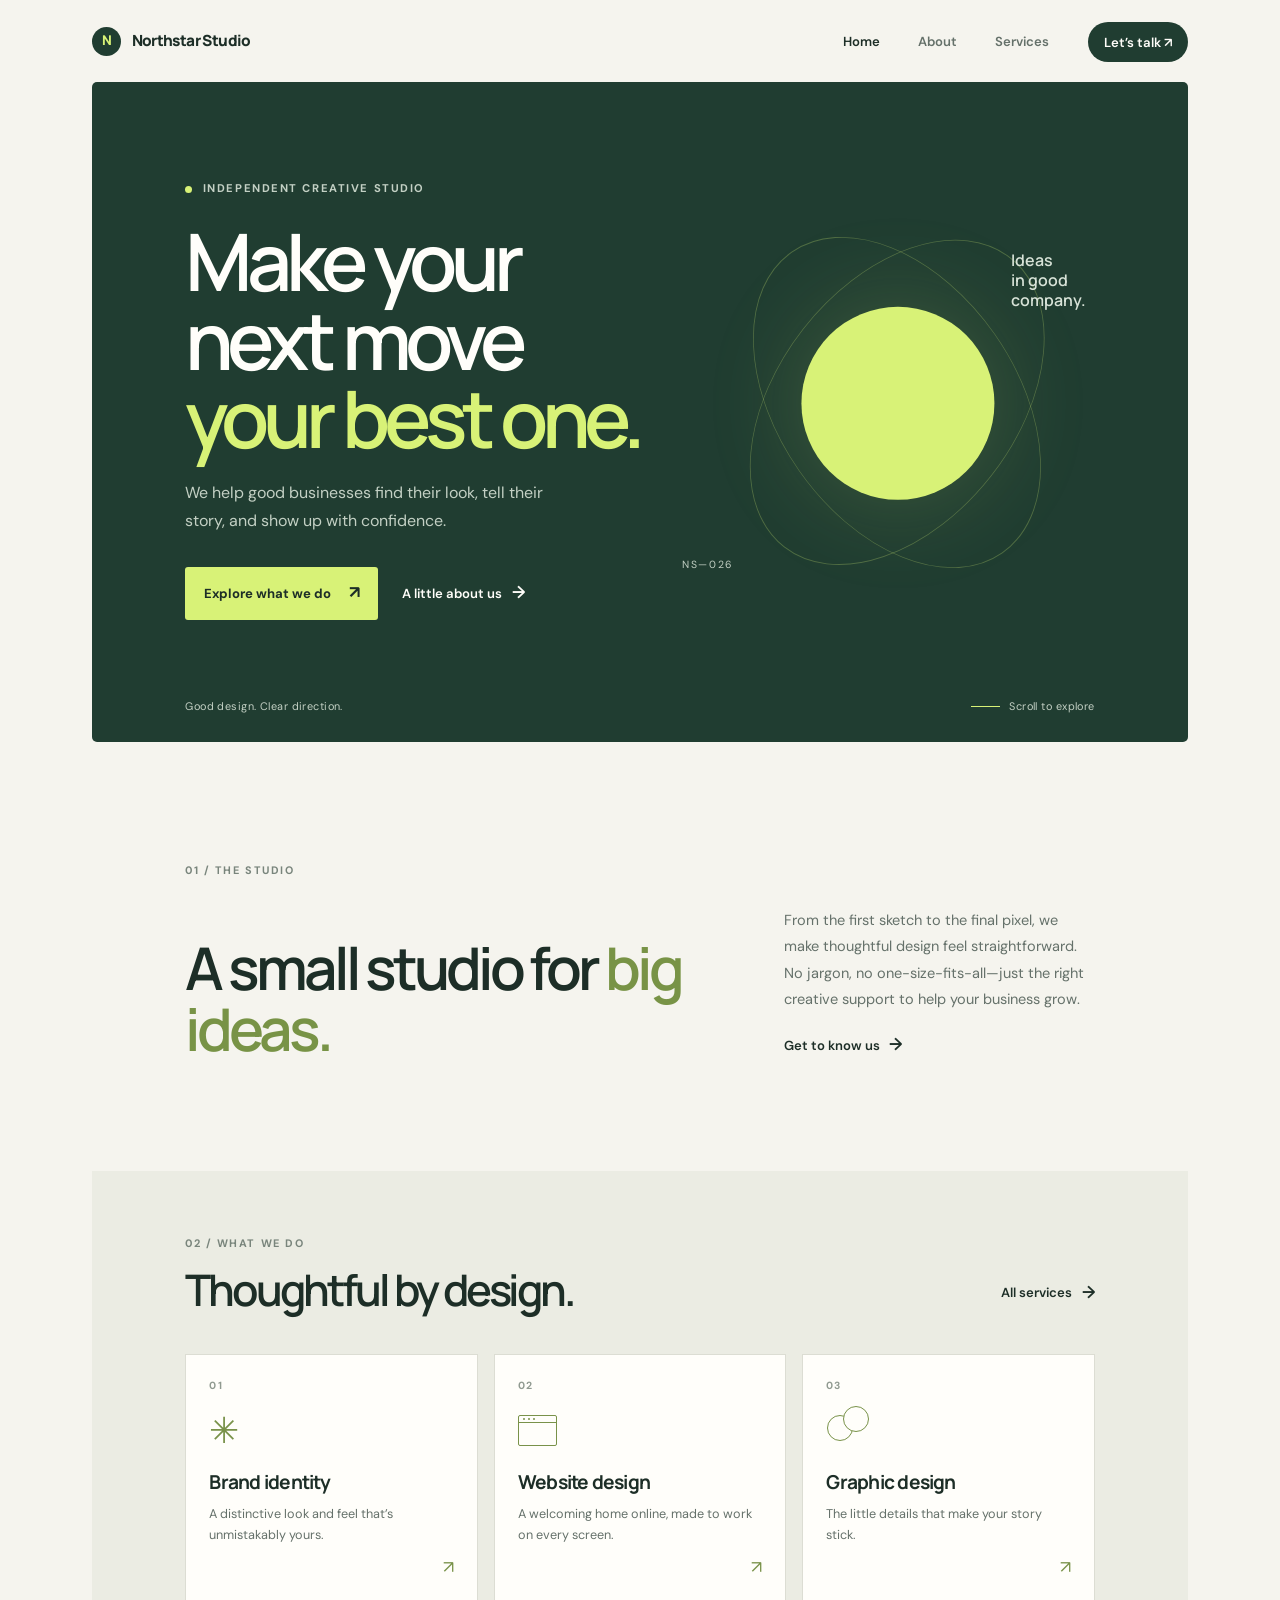
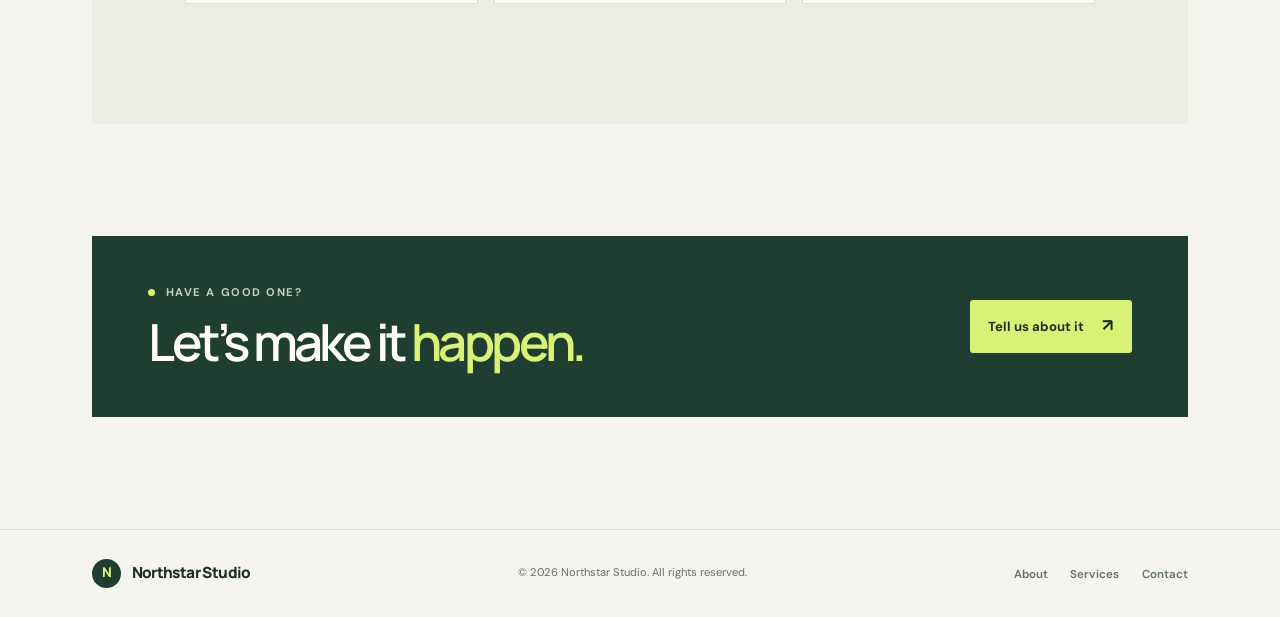
<file: index.html>
<!DOCTYPE html>
<html lang="en">
<head>
  <meta charset="utf-8">
  <meta name="viewport" content="width=device-width, initial-scale=1">
  <meta name="description" content="Northstar Studio creates thoughtful brand identities, websites, and design for ambitious small businesses.">
  <title>Northstar Studio | Design that moves you forward</title>
  <link rel="stylesheet" href="styles.css">
</head>
<body>
  <header class="site-header">
    <a class="site-name" href="index.html"><span class="brand-mark" aria-hidden="true">N</span>Northstar Studio</a>
    <nav aria-label="Main navigation">
      <ul class="navigation">
        <li><a href="index.html" aria-current="page">Home</a></li>
        <li><a href="about.html">About</a></li>
        <li><a href="services.html">Services</a></li>
        <li><a class="nav-cta" href="contact.html">Let’s talk <span aria-hidden="true">↗</span></a></li>
      </ul>
    </nav>
  </header>

  <main class="home-main">
    <section class="hero" aria-labelledby="hero-title">
      <div class="hero-copy">
        <p class="eyebrow"><span class="eyebrow-dot" aria-hidden="true"></span> Independent creative studio</p>
        <h1 id="hero-title">Make your next move <span>your best one.</span></h1>
        <p class="hero-description">We help good businesses find their look, tell their story, and show up with confidence.</p>
        <div class="hero-actions">
          <a class="button button-lime" href="services.html">Explore what we do <span aria-hidden="true">↗</span></a>
          <a class="text-link" href="about.html">A little about us <span aria-hidden="true">→</span></a>
        </div>
      </div>
      <div class="hero-art" aria-hidden="true">
        <div class="art-orbit orbit-one"></div>
        <div class="art-orbit orbit-two"></div>
        <div class="art-sun"></div>
        <div class="art-label">Ideas<br>in good<br>company.</div>
        <div class="art-index">NS—026</div>
      </div>
      <div class="hero-bottom">
        <span>Good design. Clear direction.</span>
        <span class="scroll-note"><span class="scroll-line"></span> Scroll to explore</span>
      </div>
    </section>

    <section class="intro-section" aria-labelledby="intro-title">
      <div class="section-kicker">01 / The studio</div>
      <div class="intro-content">
        <h2 id="intro-title">A small studio for <span>big ideas.</span></h2>
        <div class="intro-aside">
          <p>From the first sketch to the final pixel, we make thoughtful design feel straightforward. No jargon, no one-size-fits-all—just the right creative support to help your business grow.</p>
          <a class="text-link dark-link" href="about.html">Get to know us <span aria-hidden="true">→</span></a>
        </div>
      </div>
    </section>

    <section class="services-section" aria-labelledby="services-title">
      <div class="services-heading">
        <div>
          <div class="section-kicker">02 / What we do</div>
          <h2 id="services-title">Thoughtful by design.</h2>
        </div>
        <a class="text-link dark-link" href="services.html">All services <span aria-hidden="true">→</span></a>
      </div>
      <div class="service-grid">
        <a class="service-card" href="services.html">
          <span class="card-number">01</span>
          <span class="card-icon icon-spark" aria-hidden="true">✳</span>
          <span class="card-title">Brand identity</span>
          <span class="card-description">A distinctive look and feel that’s unmistakably yours.</span>
          <span class="card-arrow" aria-hidden="true">↗</span>
        </a>
        <a class="service-card" href="services.html">
          <span class="card-number">02</span>
          <span class="card-icon icon-window" aria-hidden="true"><span></span></span>
          <span class="card-title">Website design</span>
          <span class="card-description">A welcoming home online, made to work on every screen.</span>
          <span class="card-arrow" aria-hidden="true">↗</span>
        </a>
        <a class="service-card" href="services.html">
          <span class="card-number">03</span>
          <span class="card-icon icon-shapes" aria-hidden="true"><span></span><i></i></span>
          <span class="card-title">Graphic design</span>
          <span class="card-description">The little details that make your story stick.</span>
          <span class="card-arrow" aria-hidden="true">↗</span>
        </a>
      </div>
    </section>

    <section class="contact-banner" aria-labelledby="contact-title">
      <div>
        <p class="eyebrow"><span class="eyebrow-dot" aria-hidden="true"></span> Have a good one?</p>
        <h2 id="contact-title">Let’s make it <span>happen.</span></h2>
      </div>
      <a class="button button-lime" href="contact.html">Tell us about it <span aria-hidden="true">↗</span></a>
    </section>
  </main>

  <footer class="site-footer">
    <a class="site-name footer-brand" href="index.html"><span class="brand-mark" aria-hidden="true">N</span>Northstar Studio</a>
    <p>&copy; 2026 Northstar Studio. All rights reserved.</p>
    <nav aria-label="Footer navigation">
      <ul class="navigation">
        <li><a href="about.html">About</a></li>
        <li><a href="services.html">Services</a></li>
        <li><a href="contact.html">Contact</a></li>
      </ul>
    </nav>
  </footer>
</body>
</html>
</file>
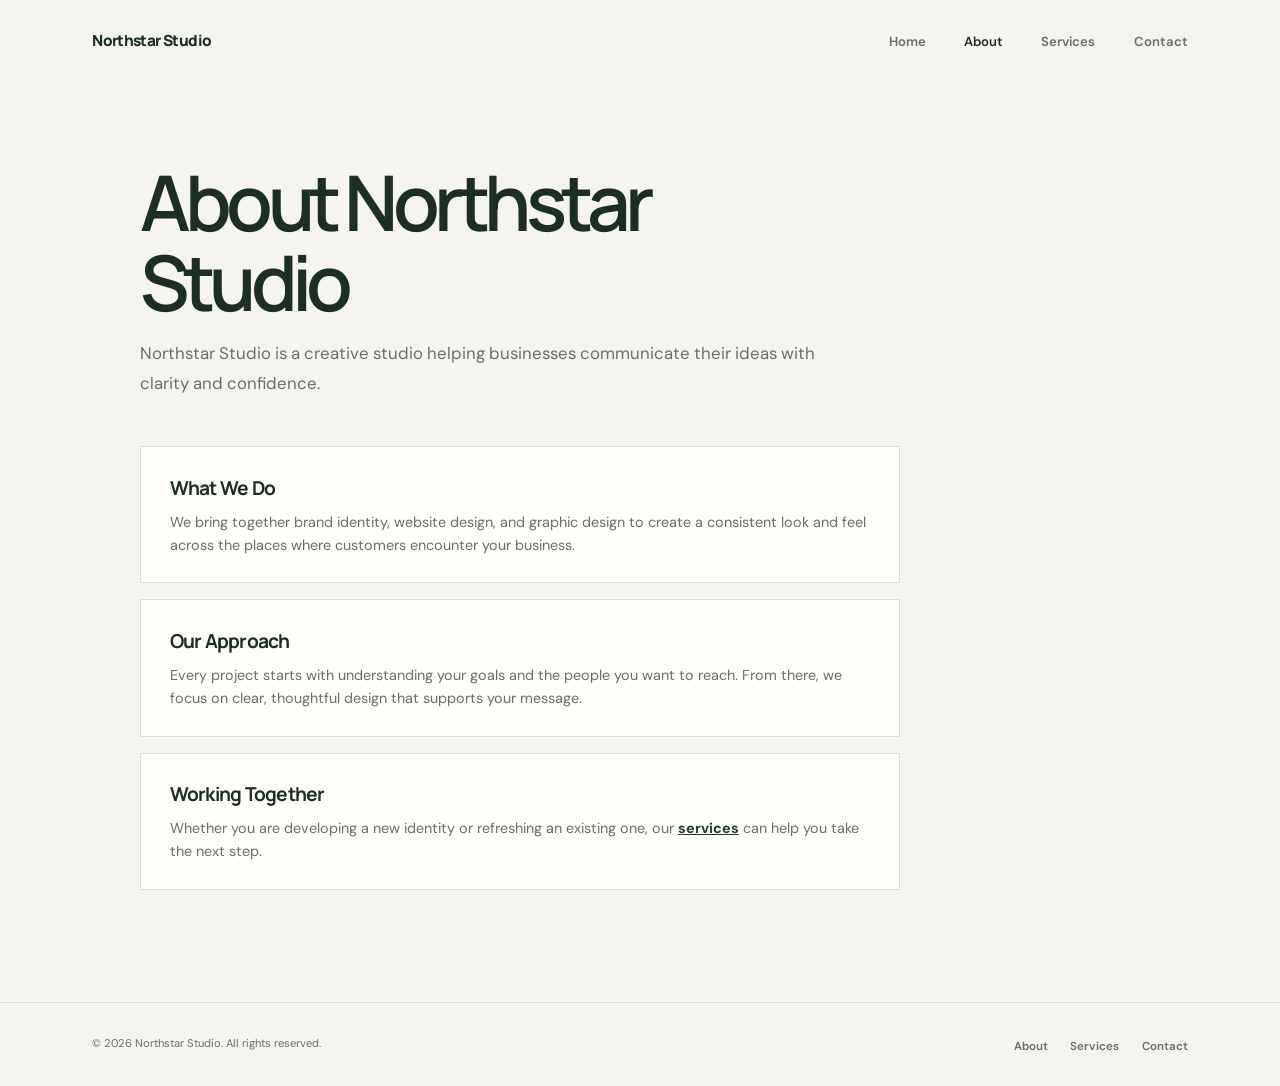
<file: about.html>
<!DOCTYPE html>
<html lang="en">
<head>
  <meta charset="utf-8">
  <meta name="viewport" content="width=device-width, initial-scale=1">
  <title>About | Northstar Studio</title>
  <link rel="stylesheet" href="styles.css">
</head>
<body>
  <header class="site-header">
    <a class="site-name" href="index.html">Northstar Studio</a>
    <nav aria-label="Main navigation">
      <ul class="navigation">
        <li><a href="index.html">Home</a></li>
        <li><a href="about.html" aria-current="page">About</a></li>
        <li><a href="services.html">Services</a></li>
        <li><a href="contact.html">Contact</a></li>
      </ul>
    </nav>
  </header>

  <main>
    <h1>About Northstar Studio</h1>
    <p>Northstar Studio is a creative studio helping businesses communicate their ideas with clarity and confidence.</p>

    <section>
      <h2>What We Do</h2>
      <p>We bring together brand identity, website design, and graphic design to create a consistent look and feel across the places where customers encounter your business.</p>
    </section>

    <section>
      <h2>Our Approach</h2>
      <p>Every project starts with understanding your goals and the people you want to reach. From there, we focus on clear, thoughtful design that supports your message.</p>
    </section>

    <section>
      <h2>Working Together</h2>
      <p>Whether you are developing a new identity or refreshing an existing one, our <a href="services.html">services</a> can help you take the next step.</p>
    </section>
  </main>

  <footer class="site-footer">
    <p>&copy; 2026 Northstar Studio. All rights reserved.</p>
    <nav aria-label="Footer navigation">
      <ul class="navigation">
        <li><a href="about.html">About</a></li>
        <li><a href="services.html">Services</a></li>
        <li><a href="contact.html">Contact</a></li>
      </ul>
    </nav>
  </footer>
</body>
</html>
</file>
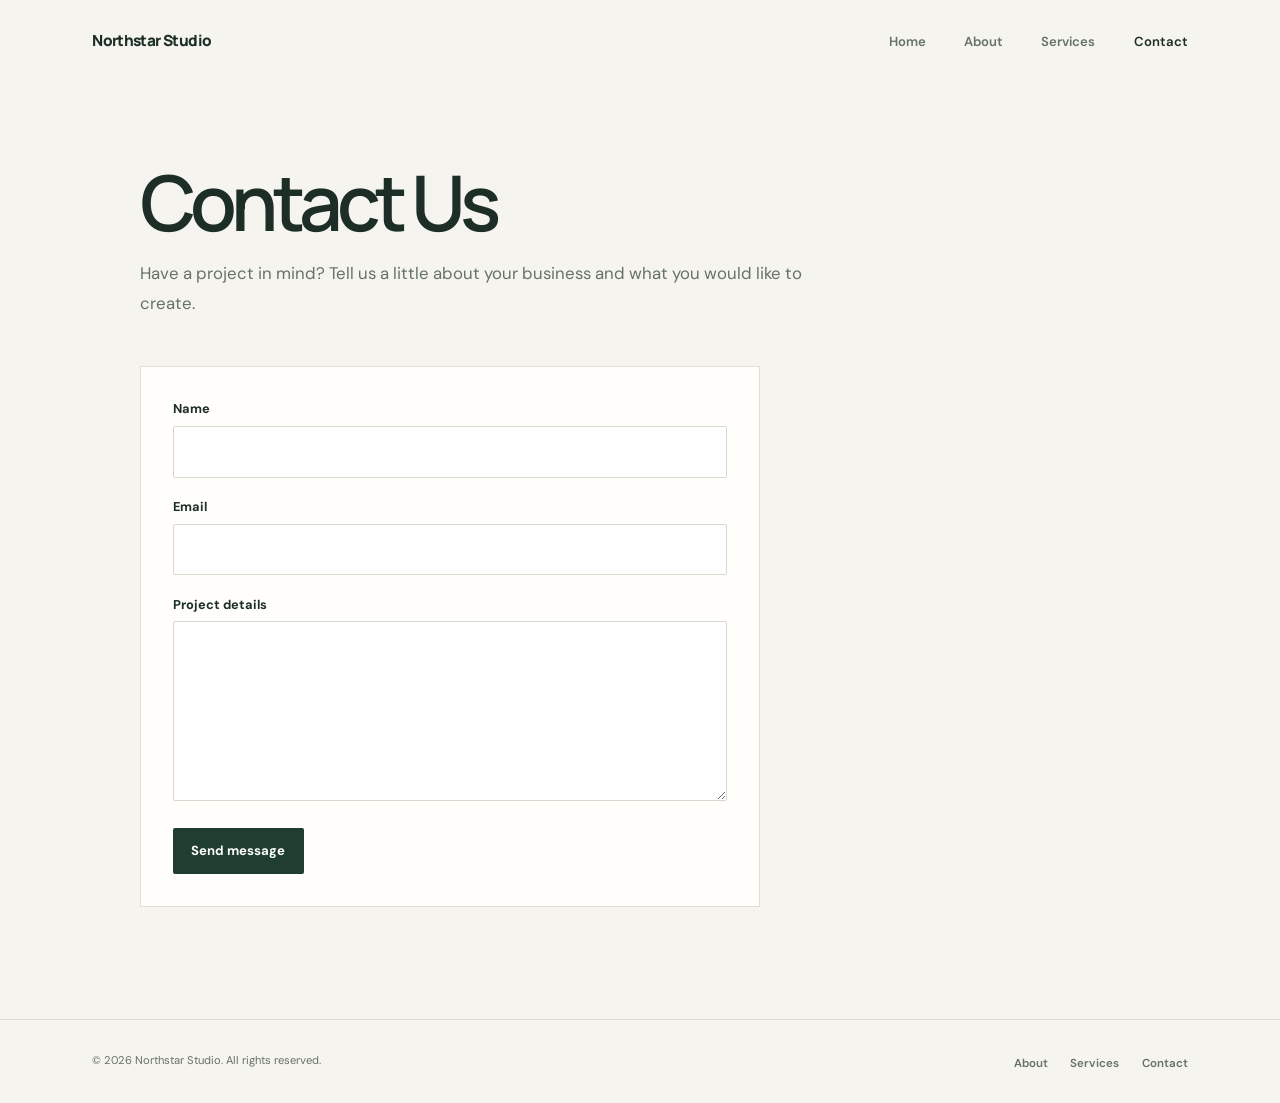
<file: contact.html>
<!DOCTYPE html>
<html lang="en">
<head>
  <meta charset="utf-8">
  <meta name="viewport" content="width=device-width, initial-scale=1">
  <title>Contact | Northstar Studio</title>
  <link rel="stylesheet" href="styles.css">
</head>
<body>
  <header class="site-header">
    <a class="site-name" href="index.html">Northstar Studio</a>
    <nav aria-label="Main navigation">
      <ul class="navigation">
        <li><a href="index.html">Home</a></li>
        <li><a href="about.html">About</a></li>
        <li><a href="services.html">Services</a></li>
        <li><a href="contact.html" aria-current="page">Contact</a></li>
      </ul>
    </nav>
  </header>

  <main>
    <h1>Contact Us</h1>
    <p>Have a project in mind? Tell us a little about your business and what you would like to create.</p>

    <form class="contact-form" name="contact" method="POST" data-netlify="true">
      <input type="hidden" name="form-name" value="contact">
      <p>
        <label for="name">Name</label>
        <input id="name" name="name" type="text" autocomplete="name" required>
      </p>
      <p>
        <label for="email">Email</label>
        <input id="email" name="email" type="email" autocomplete="email" required>
      </p>
      <p>
        <label for="message">Project details</label>
        <textarea id="message" name="message" rows="6" required></textarea>
      </p>
      <button type="submit">Send message</button>
    </form>
  </main>

  <footer class="site-footer">
    <p>&copy; 2026 Northstar Studio. All rights reserved.</p>
    <nav aria-label="Footer navigation">
      <ul class="navigation">
        <li><a href="about.html">About</a></li>
        <li><a href="services.html">Services</a></li>
        <li><a href="contact.html">Contact</a></li>
      </ul>
    </nav>
  </footer>
</body>
</html>
</file>
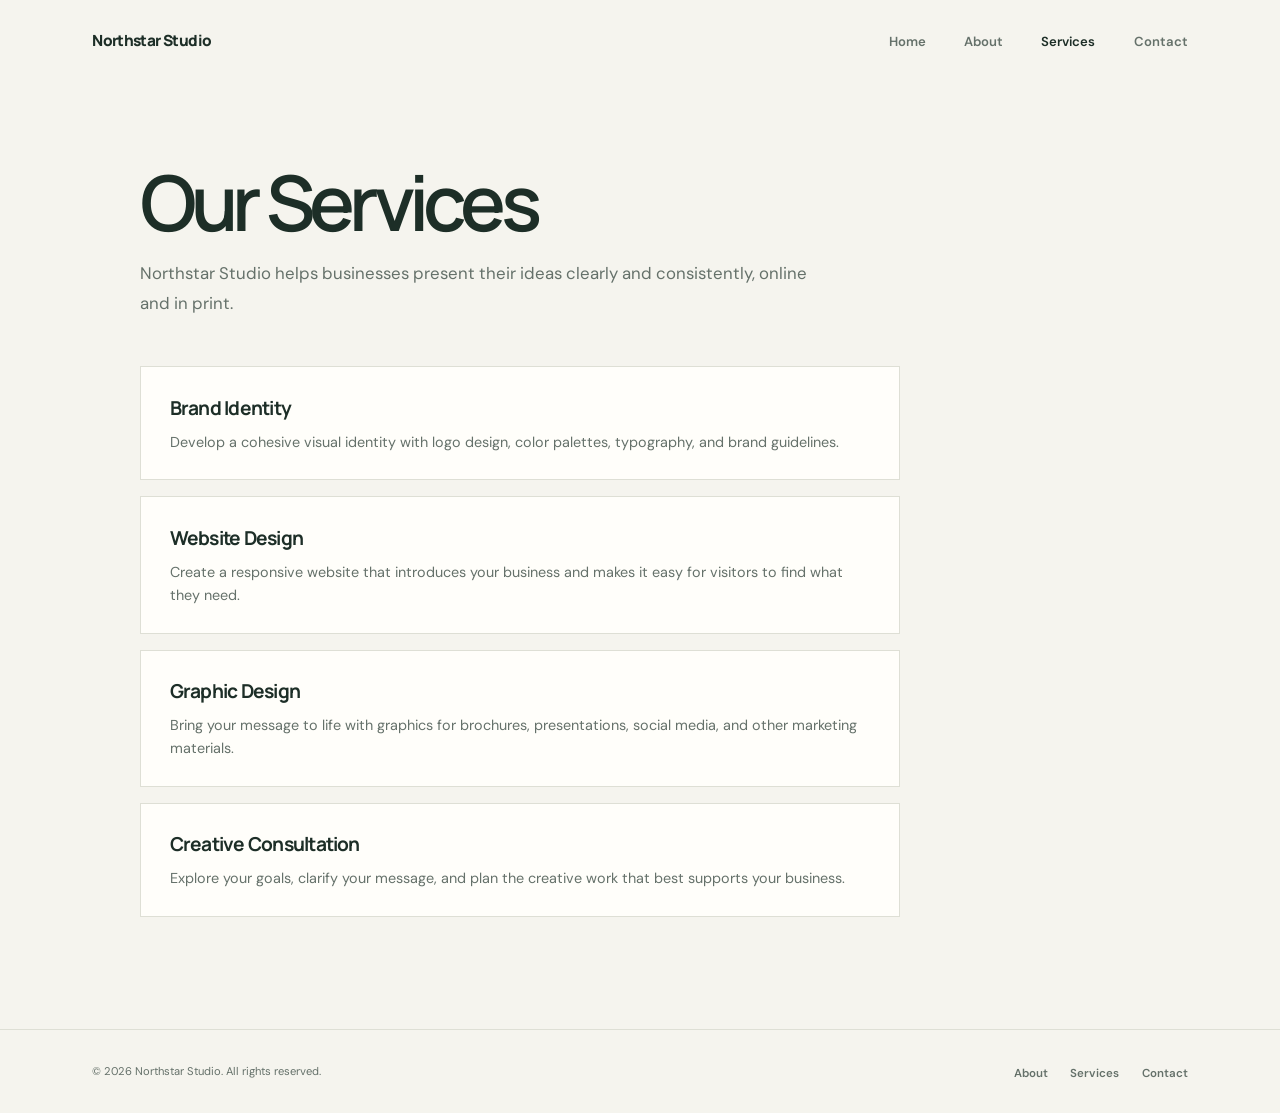
<file: services.html>
<!DOCTYPE html>
<html lang="en">
<head>
  <meta charset="utf-8">
  <meta name="viewport" content="width=device-width, initial-scale=1">
  <title>Services | Northstar Studio</title>
  <link rel="stylesheet" href="styles.css">
</head>
<body>
  <header class="site-header">
    <a class="site-name" href="index.html">Northstar Studio</a>
    <nav aria-label="Main navigation">
      <ul class="navigation">
        <li><a href="index.html">Home</a></li>
        <li><a href="about.html">About</a></li>
        <li><a href="services.html" aria-current="page">Services</a></li>
        <li><a href="contact.html">Contact</a></li>
      </ul>
    </nav>
  </header>

  <main>
    <h1>Our Services</h1>
    <p>Northstar Studio helps businesses present their ideas clearly and consistently, online and in print.</p>

    <section>
      <h2>Brand Identity</h2>
      <p>Develop a cohesive visual identity with logo design, color palettes, typography, and brand guidelines.</p>
    </section>

    <section>
      <h2>Website Design</h2>
      <p>Create a responsive website that introduces your business and makes it easy for visitors to find what they need.</p>
    </section>

    <section>
      <h2>Graphic Design</h2>
      <p>Bring your message to life with graphics for brochures, presentations, social media, and other marketing materials.</p>
    </section>

    <section>
      <h2>Creative Consultation</h2>
      <p>Explore your goals, clarify your message, and plan the creative work that best supports your business.</p>
    </section>
  </main>

  <footer class="site-footer">
    <p>&copy; 2026 Northstar Studio. All rights reserved.</p>
    <nav aria-label="Footer navigation">
      <ul class="navigation">
        <li><a href="about.html">About</a></li>
        <li><a href="services.html">Services</a></li>
        <li><a href="contact.html">Contact</a></li>
      </ul>
    </nav>
  </footer>
</body>
</html>
</file>
<file: styles.css>
@import url('https://fonts.googleapis.com/css2?family=DM+Sans:wght@400;500;600;700&family=Manrope:wght@400;500;600;700;800&display=swap');

:root {
  color-scheme: light;
  --ink: #1d2e27;
  --muted: #65716a;
  --paper: #f5f4ee;
  --white: #fffefa;
  --green: #203d31;
  --lime: #d8f277;
  --line: #dedfd5;
}

* {
  box-sizing: border-box;
}

html {
  scroll-behavior: smooth;
}

body {
  min-height: 100vh;
  margin: 0;
  display: flex;
  flex-direction: column;
  background: var(--paper);
  color: var(--ink);
  font-family: "DM Sans", sans-serif;
  line-height: 1.6;
  -webkit-font-smoothing: antialiased;
}

a {
  color: inherit;
}

a:focus-visible,
button:focus-visible,
input:focus-visible,
textarea:focus-visible {
  outline: 3px solid #8cae39;
  outline-offset: 4px;
}

.site-header {
  min-height: 82px;
  padding: 0 7.2%;
  display: flex;
  align-items: center;
  justify-content: space-between;
  gap: 1.5rem;
  background: var(--paper);
}

.site-name {
  display: inline-flex;
  align-items: center;
  gap: 0.65rem;
  color: var(--ink);
  font-family: Manrope, sans-serif;
  font-size: 0.96rem;
  font-weight: 800;
  letter-spacing: -0.04em;
  text-decoration: none;
  white-space: nowrap;
}

.brand-mark {
  width: 29px;
  height: 29px;
  display: inline-grid;
  place-items: center;
  border-radius: 50%;
  background: var(--green);
  color: var(--lime);
  font-size: 0.84rem;
  letter-spacing: -0.08em;
}

.navigation {
  display: flex;
  align-items: center;
  flex-wrap: wrap;
  gap: clamp(1.1rem, 3vw, 2.5rem);
  margin: 0;
  padding: 0;
  list-style: none;
}

.navigation a {
  color: var(--muted);
  font-size: 0.82rem;
  font-weight: 600;
  text-decoration: none;
  transition: color 160ms ease;
}

.navigation a:hover,
.navigation a[aria-current="page"] {
  color: var(--ink);
}

.navigation .nav-cta {
  padding: 0.72rem 1rem;
  border-radius: 999px;
  background: var(--green);
  color: var(--white);
}

.navigation .nav-cta:hover {
  background: #315744;
  color: var(--white);
}

main {
  flex: 1;
  width: 100%;
}

.home-main {
  padding: 0 7.2%;
}

.hero {
  position: relative;
  min-height: min(660px, calc(100svh - 82px));
  min-height: clamp(550px, 67vw, 660px);
  display: grid;
  grid-template-columns: 1.04fr 0.96fr;
  align-items: center;
  overflow: hidden;
  padding: 5rem 8.5% 6.5rem;
  border-radius: 5px;
  background: var(--green);
  color: var(--white);
}

.hero-copy {
  position: relative;
  z-index: 1;
  max-width: 580px;
}

.eyebrow {
  display: flex;
  align-items: center;
  gap: 0.65rem;
  margin: 0 0 1.5rem;
  color: #c3d0c4;
  font-size: 0.7rem;
  font-weight: 700;
  letter-spacing: 0.14em;
  text-transform: uppercase;
}

.eyebrow-dot {
  width: 7px;
  height: 7px;
  border-radius: 50%;
  background: var(--lime);
}

h1,
h2,
p {
  margin-top: 0;
}

.hero h1 {
  max-width: 600px;
  margin-bottom: 1.3rem;
  font-family: Manrope, sans-serif;
  font-size: clamp(3.2rem, 6.2vw, 5.6rem);
  font-weight: 600;
  letter-spacing: -0.075em;
  line-height: 0.99;
}

.hero h1 span,
.contact-banner h2 span {
  display: block;
  color: var(--lime);
}

.hero-description {
  max-width: 390px;
  margin-bottom: 2rem;
  color: #c3d0c4;
  font-size: 1rem;
  line-height: 1.75;
}

.hero-actions {
  display: flex;
  align-items: center;
  flex-wrap: wrap;
  gap: 1.5rem;
}

.button {
  min-height: 48px;
  display: inline-flex;
  align-items: center;
  justify-content: center;
  gap: 1.15rem;
  padding: 0.8rem 1.15rem;
  border-radius: 3px;
  font-size: 0.82rem;
  font-weight: 700;
  text-decoration: none;
  transition: transform 160ms ease, background 160ms ease;
}

.button:hover {
  transform: translateY(-2px);
}

.button-lime {
  background: var(--lime);
  color: var(--ink);
}

.button-lime:hover {
  background: #e4ff91;
}

.text-link {
  display: inline-flex;
  align-items: center;
  gap: 0.6rem;
  color: var(--white);
  font-size: 0.82rem;
  font-weight: 600;
  text-decoration: none;
}

.text-link span,
.button span {
  font-size: 1.08rem;
  transition: transform 160ms ease;
}

.text-link:hover span,
.button:hover span {
  transform: translate(2px, -2px);
}

.hero-art {
  position: absolute;
  top: 50%;
  right: 6%;
  width: min(41%, 470px);
  aspect-ratio: 1;
  transform: translateY(-52%);
}

.art-orbit {
  position: absolute;
  inset: 9%;
  border: 1px solid rgb(216 242 119 / 26%);
  border-radius: 50%;
}

.orbit-one {
  transform: rotate(-35deg) scaleX(0.65);
}

.orbit-two {
  transform: rotate(38deg) scaleX(0.65);
}

.art-sun {
  position: absolute;
  top: 50%;
  left: 50%;
  width: 43%;
  aspect-ratio: 1;
  border-radius: 50%;
  background: var(--lime);
  box-shadow: 0 0 100px rgb(216 242 119 / 17%);
  transform: translate(-50%, -50%);
}

.art-label {
  position: absolute;
  top: 16%;
  right: 8%;
  color: #d7e2d7;
  font-family: Manrope, sans-serif;
  font-size: clamp(0.75rem, 1.4vw, 1rem);
  font-weight: 600;
  line-height: 1.25;
}

.art-index {
  position: absolute;
  bottom: 12%;
  left: 2%;
  color: #c3d0c4;
  font-size: 0.65rem;
  letter-spacing: 0.16em;
}

.hero-bottom {
  position: absolute;
  right: 8.5%;
  bottom: 1.65rem;
  left: 8.5%;
  display: flex;
  align-items: center;
  justify-content: space-between;
  color: #c3d0c4;
  font-size: 0.68rem;
  letter-spacing: 0.04em;
}

.scroll-note {
  display: flex;
  align-items: center;
  gap: 0.6rem;
}

.scroll-line {
  width: 29px;
  height: 1px;
  background: var(--lime);
}

.intro-section {
  padding: 7.5rem 8.5% 7rem;
}

.section-kicker {
  color: #79857c;
  font-size: 0.68rem;
  font-weight: 700;
  letter-spacing: 0.14em;
  text-transform: uppercase;
}

.intro-content {
  display: grid;
  grid-template-columns: 1.15fr 0.65fr;
  align-items: end;
  gap: 3rem;
  margin-top: 1.8rem;
}

.intro-content h2,
.services-heading h2 {
  margin-bottom: 0;
  font-family: Manrope, sans-serif;
  font-size: clamp(2.5rem, 4.6vw, 4.2rem);
  font-weight: 600;
  letter-spacing: -0.07em;
  line-height: 1.04;
}

.intro-content h2 span {
  color: #789346;
}

.intro-aside p {
  margin-bottom: 1.15rem;
  color: var(--muted);
  font-size: 0.91rem;
  line-height: 1.8;
}

.dark-link {
  color: var(--ink);
}

.services-section {
  padding: 4rem 8.5% 7.5rem;
  background: #ebece3;
}

.services-heading {
  display: flex;
  align-items: end;
  justify-content: space-between;
  gap: 2rem;
  margin-bottom: 2.6rem;
}

.services-heading h2 {
  margin-top: 0.9rem;
  font-size: clamp(2rem, 3.4vw, 3rem);
}

.services-heading > .text-link {
  margin-bottom: 0.35rem;
}

.service-grid {
  display: grid;
  grid-template-columns: repeat(3, minmax(0, 1fr));
  gap: 1rem;
}

.service-card {
  position: relative;
  min-height: 250px;
  display: flex;
  flex-direction: column;
  align-items: flex-start;
  padding: 1.45rem;
  border: 1px solid #dcddd3;
  background: var(--white);
  text-decoration: none;
  transition: transform 180ms ease, box-shadow 180ms ease;
}

.service-card:hover {
  transform: translateY(-4px);
  box-shadow: 0 12px 30px rgb(29 46 39 / 8%);
}

.card-number {
  color: #909a90;
  font-size: 0.65rem;
  font-weight: 700;
  letter-spacing: 0.1em;
}

.card-icon {
  height: 73px;
  display: flex;
  align-items: center;
  color: #799249;
}

.icon-spark {
  font-size: 2.25rem;
}

.icon-window {
  width: 39px;
  height: 31px;
  position: relative;
  display: block;
  margin: 21px 0;
  border: 1.5px solid #799249;
  border-radius: 2px;
}

.icon-window::before {
  position: absolute;
  top: 6px;
  right: 0;
  left: 0;
  border-top: 1px solid #799249;
  content: "";
}

.icon-window span {
  position: absolute;
  top: 2px;
  left: 4px;
  width: 2px;
  height: 2px;
  border-radius: 50%;
  background: #799249;
  box-shadow: 5px 0 #799249, 10px 0 #799249;
}

.icon-shapes {
  position: relative;
  width: 52px;
}

.icon-shapes span,
.icon-shapes i {
  position: absolute;
  width: 26px;
  height: 26px;
  border: 1.5px solid #799249;
  border-radius: 50%;
}

.icon-shapes span {
  left: 1px;
  top: 21px;
}

.icon-shapes i {
  top: 12px;
  left: 17px;
  background: var(--white);
}

.card-title {
  margin-bottom: 0.35rem;
  font-family: Manrope, sans-serif;
  font-size: 1.2rem;
  font-weight: 700;
  letter-spacing: -0.04em;
}

.card-description {
  max-width: 250px;
  color: var(--muted);
  font-size: 0.79rem;
  line-height: 1.65;
}

.card-arrow {
  position: absolute;
  right: 1.45rem;
  bottom: 1.35rem;
  color: #799249;
  font-size: 1.1rem;
}

.contact-banner {
  display: flex;
  align-items: center;
  justify-content: space-between;
  gap: 2rem;
  margin: 7rem 0;
  padding: 3rem 3.5rem;
  background: var(--green);
  color: var(--white);
}

.contact-banner .eyebrow {
  margin-bottom: 0.85rem;
}

.contact-banner h2 {
  margin-bottom: 0;
  font-family: Manrope, sans-serif;
  font-size: clamp(2.2rem, 4vw, 3.5rem);
  font-weight: 600;
  letter-spacing: -0.07em;
  line-height: 1.05;
}

.contact-banner h2 span {
  display: inline;
}

.site-footer {
  display: flex;
  align-items: center;
  justify-content: space-between;
  gap: 1.5rem;
  padding: 1.8rem 7.2%;
  border-top: 1px solid var(--line);
}

.site-footer p {
  margin: 0;
  color: var(--muted);
  font-size: 0.7rem;
}

.site-footer .navigation {
  gap: 1.4rem;
}

.site-footer .navigation a {
  font-size: 0.72rem;
}

main:not(.home-main) {
  width: min(100% - 2.5rem, 1000px);
  margin: 0 auto;
  padding: 5rem 0 7rem;
}

main:not(.home-main) > h1 {
  max-width: 720px;
  margin-bottom: 1rem;
  font-family: Manrope, sans-serif;
  font-size: clamp(2.7rem, 6vw, 4.8rem);
  font-weight: 600;
  letter-spacing: -0.075em;
  line-height: 1.04;
}

main:not(.home-main) > p {
  max-width: 680px;
  margin-bottom: 3rem;
  color: var(--muted);
  font-size: 1.05rem;
  line-height: 1.8;
}

main:not(.home-main) > section {
  max-width: 760px;
  margin-top: 1rem;
  padding: 1.6rem 1.8rem;
  border: 1px solid var(--line);
  background: var(--white);
}

main:not(.home-main) > section h2 {
  margin-bottom: 0.45rem;
  font-family: Manrope, sans-serif;
  font-size: 1.2rem;
  letter-spacing: -0.04em;
}

main:not(.home-main) > section p {
  margin-bottom: 0;
  color: var(--muted);
  font-size: 0.9rem;
}

main:not(.home-main) > section a {
  color: var(--green);
  font-weight: 700;
}

.contact-form {
  max-width: 620px;
  padding: 2rem;
  border: 1px solid var(--line);
  background: var(--white);
}

.contact-form p {
  margin: 0 0 1.2rem;
}

.contact-form label {
  display: block;
  margin-bottom: 0.4rem;
  font-size: 0.8rem;
  font-weight: 700;
}

.contact-form input:not([type="hidden"]),
.contact-form textarea {
  width: 100%;
  padding: 0.75rem 0.8rem;
  border: 1px solid #d5d9d0;
  border-radius: 2px;
  background: #fff;
  color: var(--ink);
  font: inherit;
}

.contact-form textarea {
  resize: vertical;
}

.contact-form button {
  min-height: 46px;
  padding: 0.7rem 1.15rem;
  border: 0;
  border-radius: 2px;
  background: var(--green);
  color: var(--white);
  font: inherit;
  font-size: 0.82rem;
  font-weight: 700;
  cursor: pointer;
}

.contact-form button:hover {
  background: #315744;
}

@media (max-width: 760px) {
  .site-header {
    min-height: 72px;
    padding: 0.9rem 5%;
    align-items: flex-start;
  }

  .site-header > nav {
    max-width: 60%;
  }

  .site-header .navigation {
    justify-content: flex-end;
    gap: 0.65rem 1rem;
  }

  .navigation a {
    font-size: 0.76rem;
  }

  .navigation .nav-cta {
    padding: 0.4rem 0.7rem;
  }

  .home-main {
    padding: 0 4%;
  }

  .hero {
    min-height: 650px;
    grid-template-columns: 1fr;
    align-content: start;
    padding: 5rem 7% 6rem;
  }

  .hero-art {
    top: auto;
    right: -2%;
    bottom: 0;
    width: 48%;
    min-width: 210px;
    transform: translateY(3%);
    opacity: 0.8;
  }

  .hero h1 {
    max-width: 560px;
    font-size: clamp(3.35rem, 11vw, 5.4rem);
  }

  .hero-description {
    max-width: 340px;
  }

  .hero-bottom {
    right: 7%;
    left: 7%;
  }

  .intro-section {
    padding: 5rem 5% 4.5rem;
  }

  .intro-content {
    grid-template-columns: 1fr;
    gap: 1.5rem;
  }

  .intro-content h2 {
    max-width: 500px;
  }

  .intro-aside {
    max-width: 510px;
  }

  .services-section {
    padding: 4rem 5% 5rem;
  }

  .service-grid {
    grid-template-columns: 1fr;
  }

  .service-card {
    min-height: 225px;
  }

  .contact-banner {
    margin: 4.5rem 0;
    padding: 2.5rem;
  }

  .site-footer {
    flex-wrap: wrap;
    padding: 1.5rem 5%;
  }
}

@media (max-width: 480px) {
  .site-header {
    flex-direction: column;
    gap: 0.8rem;
  }

  .site-header > nav {
    max-width: none;
    width: 100%;
  }

  .site-header .navigation {
    justify-content: flex-start;
    gap: 0.8rem 1.15rem;
  }

  .hero {
    min-height: 650px;
    padding: 4rem 7% 5rem;
  }

  .hero h1 {
    font-size: clamp(3rem, 14vw, 4.2rem);
  }

  .hero-actions {
    align-items: flex-start;
    flex-direction: column;
    gap: 1.1rem;
  }

  .hero-art {
    width: 58%;
    min-width: 190px;
  }

  .hero-bottom {
    font-size: 0.58rem;
  }

  .services-heading {
    align-items: flex-start;
    flex-direction: column;
    gap: 1rem;
  }

  .contact-banner {
    align-items: flex-start;
    flex-direction: column;
    gap: 1.5rem;
    padding: 2rem 1.5rem;
  }

  .site-footer {
    align-items: flex-start;
    flex-direction: column;
    gap: 1rem;
  }

  main:not(.home-main) {
    padding-top: 3.5rem;
  }

  .contact-form {
    padding: 1.2rem;
  }
}

@media (prefers-reduced-motion: reduce) {
  *,
  *::before,
  *::after {
    scroll-behavior: auto !important;
    transition-duration: 0.01ms !important;
  }
}
</file>
